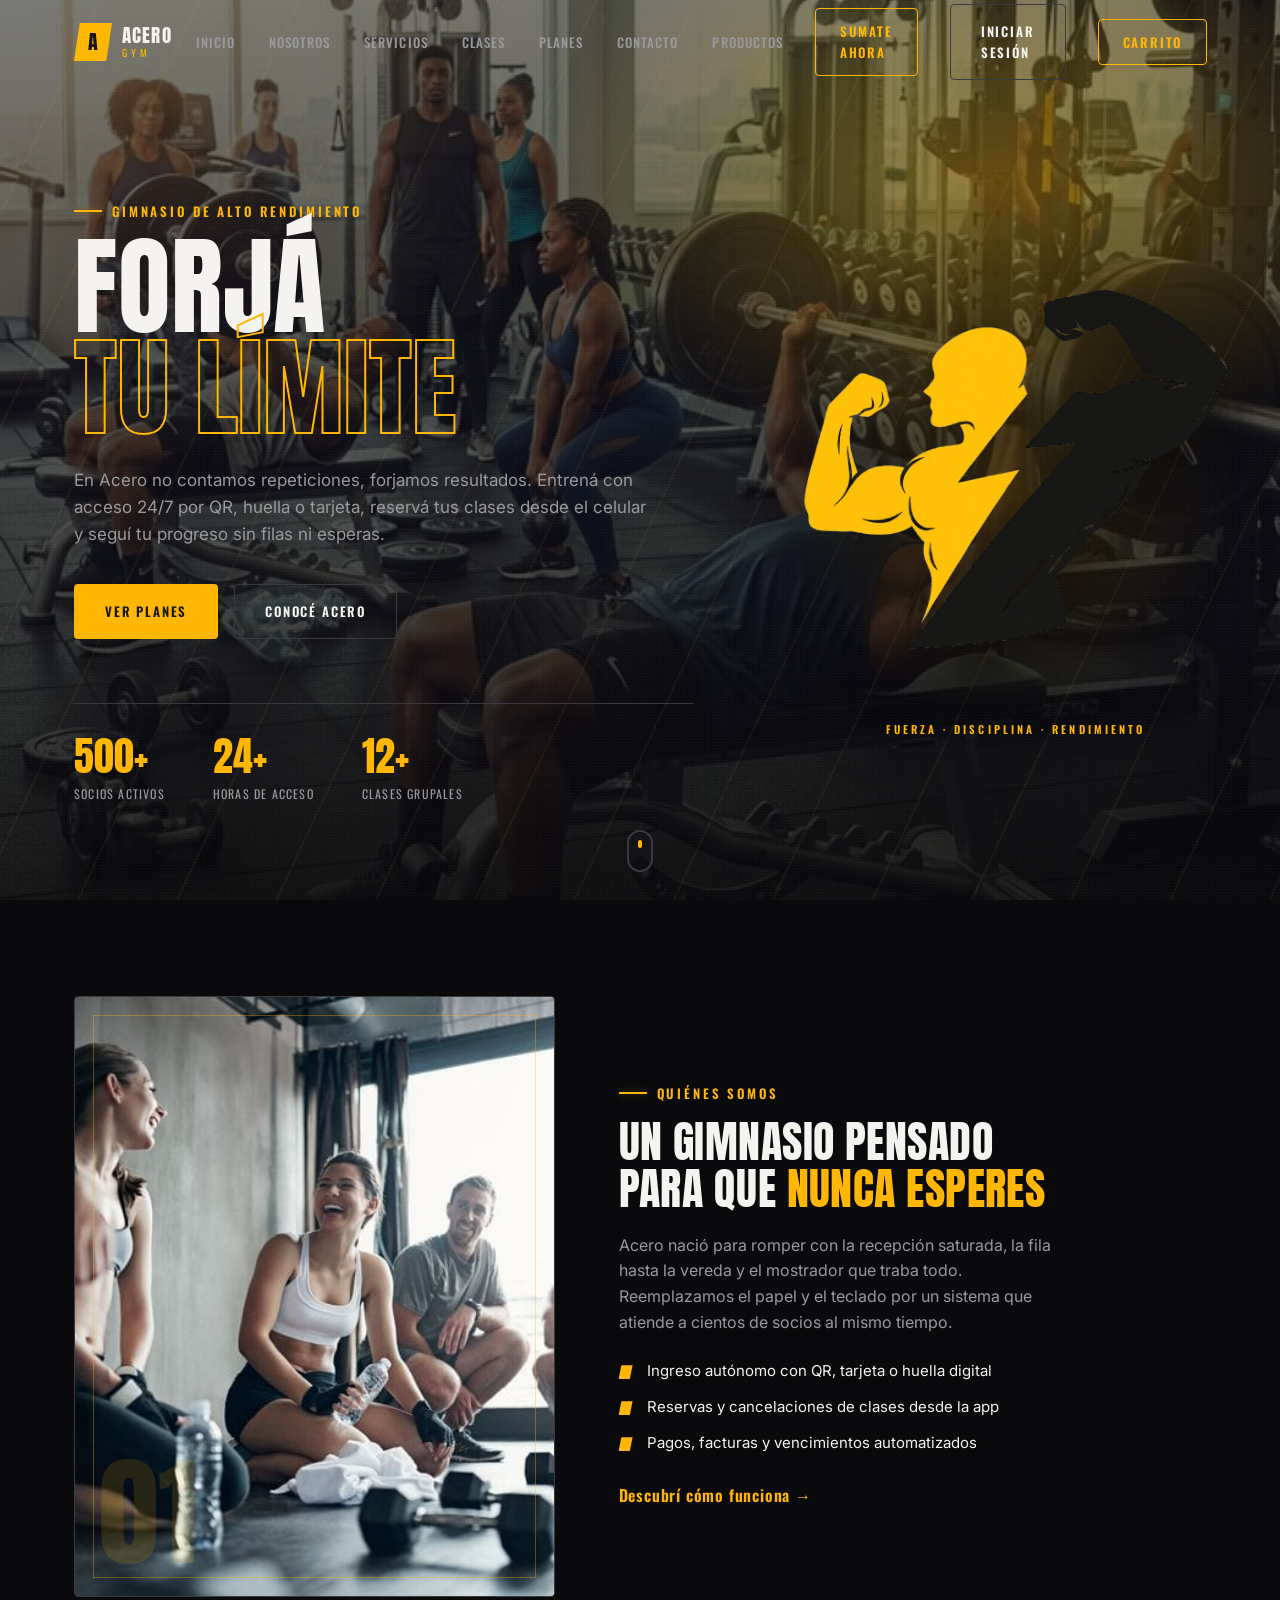
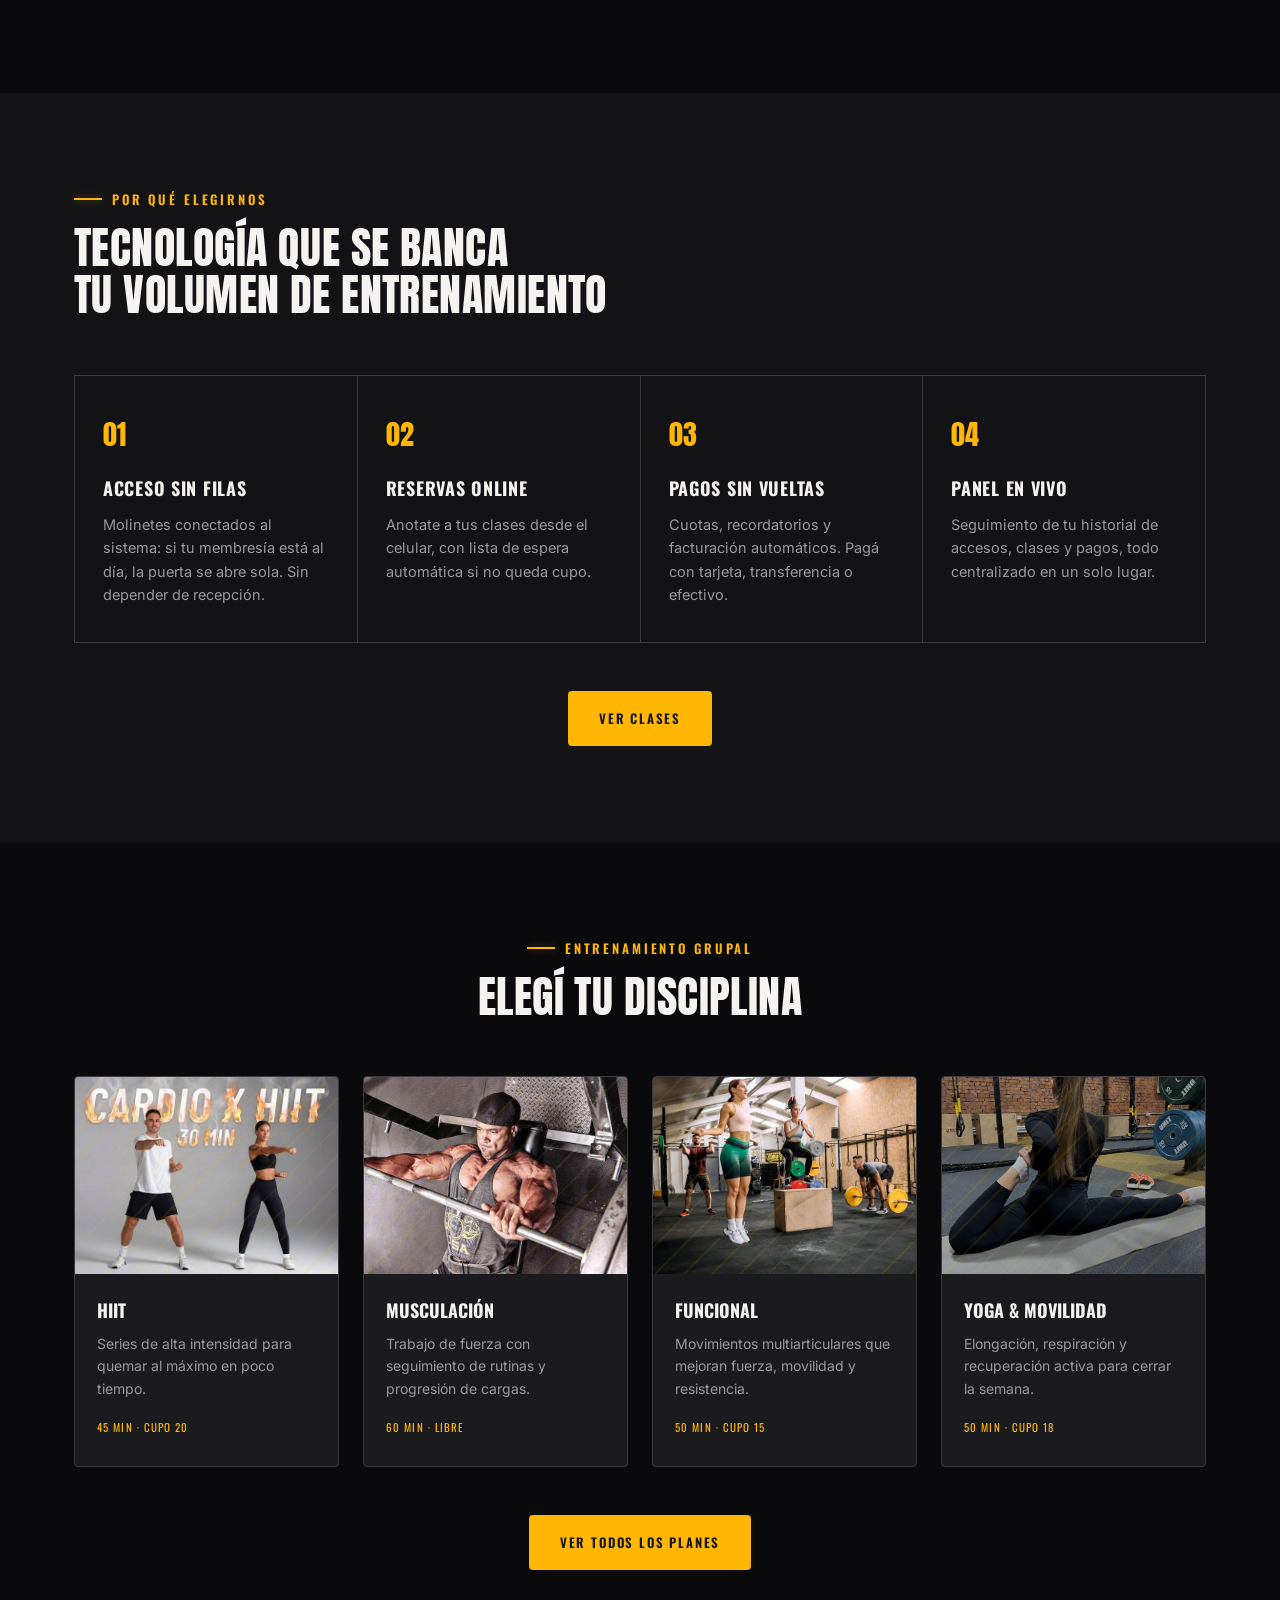
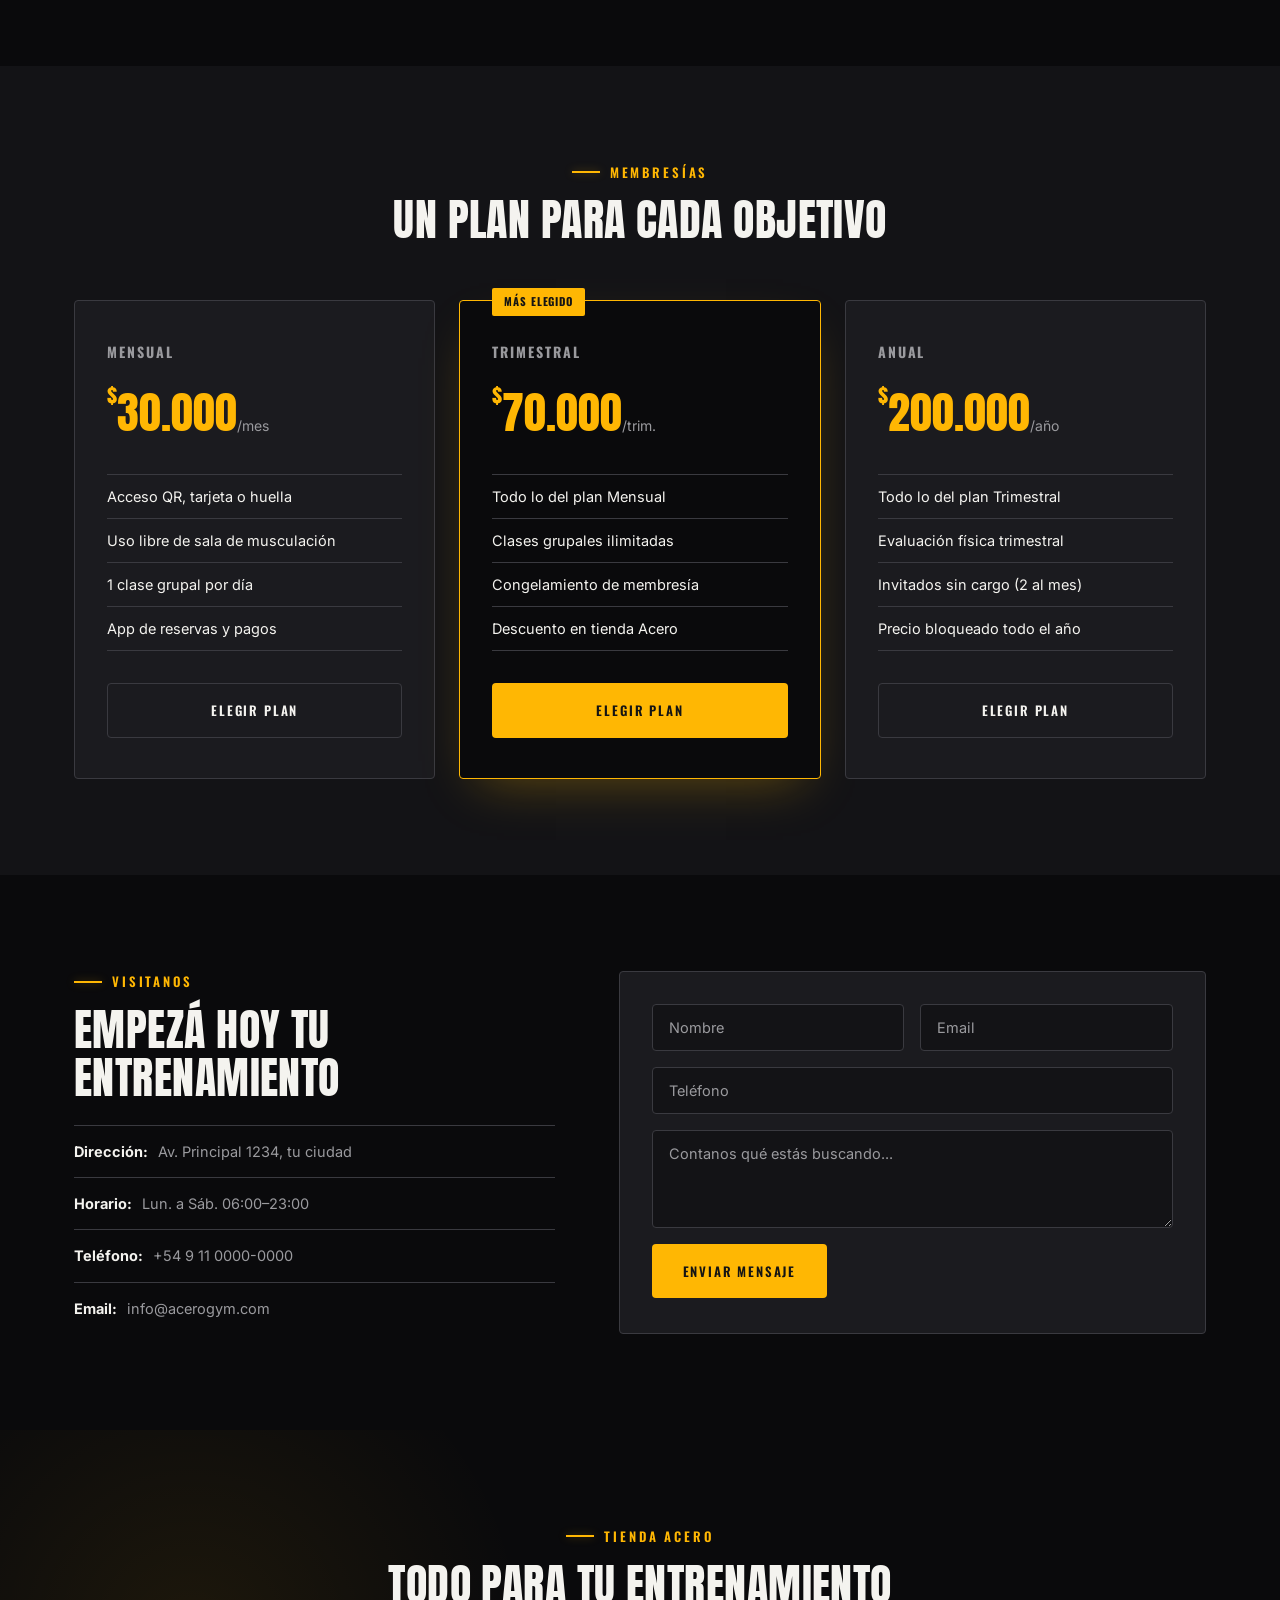
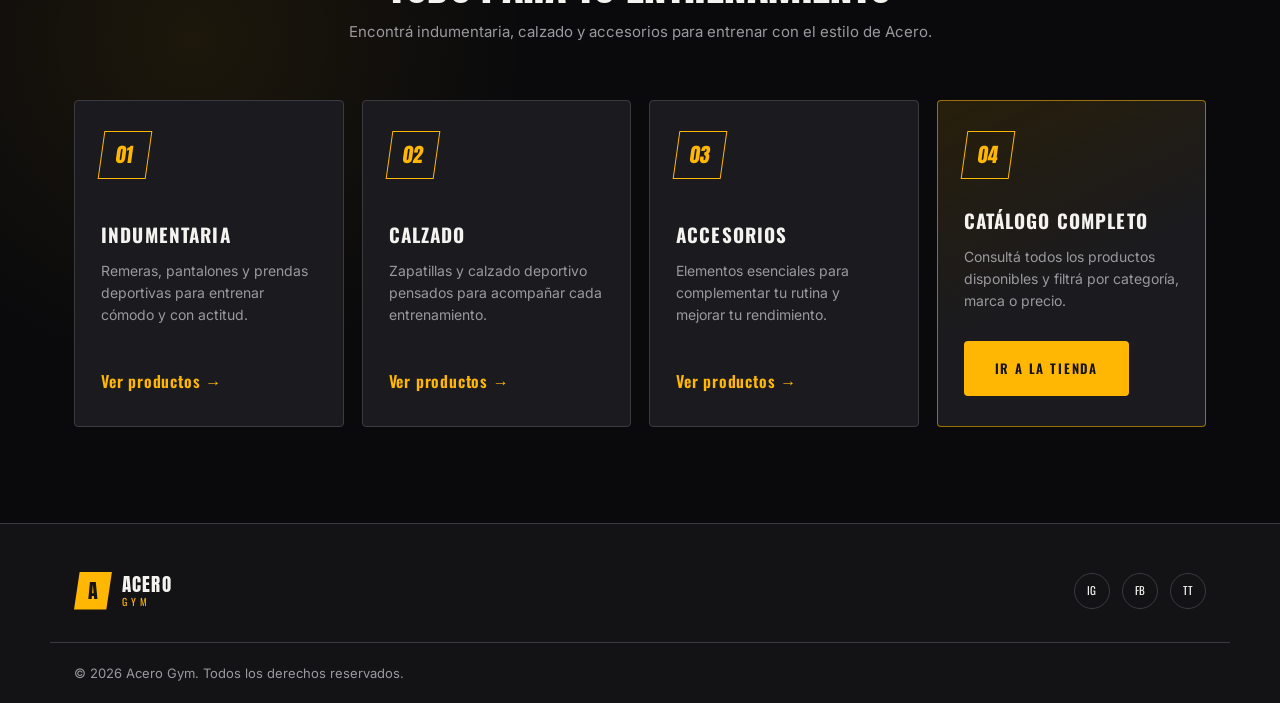
<file: acero7/index.html>
<!DOCTYPE html>
<html lang="es">
<head>
<meta charset="UTF-8">
<meta name="viewport" content="width=device-width, initial-scale=1.0">
<title>ACERO | Gimnasio de Alto Rendimiento</title>
<link rel="preconnect" href="https://fonts.googleapis.com">
<link href="https://fonts.googleapis.com/css2?family=Anton&family=Inter:wght@400;500;600;700;800&family=Oswald:wght@500;600;700&display=swap" rel="stylesheet">
<link rel="stylesheet" href="index.css">
</head>
<body>

<!-- ===== HEADER ===== -->
<header class="header" id="header">
  <div class="container header__row">
    <a href="index.php" class="logo">
      <span class="logo__mark">A</span>
      <span class="logo__text">ACERO<span class="logo__sub">GYM</span></span>
    </a>

    <nav class="nav" id="nav">
      <a href="index.php" class="nav__link is-active">Inicio</a>
      <a href="nosotros.php" class="nav__link">Nosotros</a>
      <a href="servicios.php" class="nav__link">Servicios</a>
      <a href="clases.php" class="nav__link">Clases</a>
      <a href="planes.php" class="nav__link">Planes</a>
      <a href="contacto.php" class="nav__link">Contacto</a>
      <a href="productos.php" class="nav__link">Productos</a>
    </nav>

    <a href="planes.php" class="btn btn--ghost header__cta">Sumate ahora</a>
    <a href="index.php?action=login" class="btn btn--outline header__cta">Iniciar sesión</a>
    <a href="carrito.php" class="btn btn--ghost header__cta">CARRITO</a>

    <button class="burger" id="burger" aria-label="Abrir menú">
      <span></span><span></span><span></span>
    </button>
  </div>
</header>

<!-- ===== HERO ===== -->
<section class="hero" id="inicio">
  <div class="hero__bg-photo" aria-hidden="true"><img src="img/hero-fondo.jpg" alt=""></div>
  <div class="hero__bg" aria-hidden="true"></div>
  <div class="hero__grain" aria-hidden="true"></div>

  <div class="container hero__grid">
    <div class="hero__content">
      <p class="eyebrow"><span class="eyebrow__dash"></span>Gimnasio de alto rendimiento</p>
      <h1 class="hero__title">
        FORJÁ<br>
        <span class="hero__title--outline">TU LÍMITE</span>
      </h1>
      <p class="hero__text">
        En Acero no contamos repeticiones, forjamos resultados. Entrená con
        acceso 24/7 por QR, huella o tarjeta, reservá tus clases desde el
        celular y seguí tu progreso sin filas ni esperas.
      </p>
      <div class="hero__actions">
        <a href="#planes" class="btn btn--solid">Ver planes</a>
        <a href="#nosotros" class="btn btn--outline">Conocé Acero</a>
      </div>

      <div class="hero__stats">
        <div class="stat">
          <span class="stat__num" data-count="500">0</span>
          <span class="stat__label">Socios activos</span>
        </div>
        <div class="stat">
          <span class="stat__num" data-count="24">0</span>
          <span class="stat__label">Horas de acceso</span>
        </div>
        <div class="stat">
          <span class="stat__num" data-count="12">0</span>
          <span class="stat__label">Clases grupales</span>
        </div>
      </div>
    </div>

    <div class="hero__brand" aria-label="Acero Gym">
      <div class="hero__brand-glow"></div>
      <img src="logo-acero.png" alt="Logo Acero Gym" class="hero__brand-logo">
      <p class="hero__brand-caption">FUERZA · DISCIPLINA · RENDIMIENTO</p>
    </div>
  </div>

  <a href="#nosotros" class="scroll-cue" aria-label="Bajar">
    <span></span>
  </a>
</section>

<!-- ===== NOSOTROS / OVERVIEW ===== -->
<section class="section page-section" id="nosotros">
  <div class="container split">
    <div class="split__media">
      <div class="media-frame">
        <img src="img/nosotros.jpg" alt="Socios entrenando en Acero Gym" class="media-frame__photo">
        <div class="media-frame__plate">01</div>
      </div>
    </div>

    <div class="split__content">
      <p class="eyebrow"><span class="eyebrow__dash"></span>Quiénes somos</p>
      <h2 class="h2">Un gimnasio pensado<br>para que <em>nunca esperes</em></h2>
      <p class="p-lead">
        Acero nació para romper con la recepción saturada, la fila hasta la
        vereda y el mostrador que traba todo. Reemplazamos el papel y el
        teclado por un sistema que atiende a cientos de socios al mismo
        tiempo.
      </p>
      <ul class="checklist">
        <li>Ingreso autónomo con QR, tarjeta o huella digital</li>
        <li>Reservas y cancelaciones de clases desde la app</li>
        <li>Pagos, facturas y vencimientos automatizados</li>
      </ul>
      <a href="#servicios" class="link-arrow">Descubrí cómo funciona →</a>
    </div>
  </div>
</section>

<!-- ===== SERVICIOS / POR QUÉ ACERO ===== -->
<section class="section section--dark page-section" id="servicios">
  <div class="container">
    <div class="section__head">
      <p class="eyebrow eyebrow--light"><span class="eyebrow__dash"></span>Por qué elegirnos</p>
      <h2 class="h2 h2--light">Tecnología que se banca<br>tu volumen de entrenamiento</h2>
    </div>

    <div class="feature-grid">
      <article class="feature-card">
        <div class="feature-card__num">01</div>
        <h3>Acceso sin filas</h3>
        <p>Molinetes conectados al sistema: si tu membresía está al día, la
        puerta se abre sola. Sin depender de recepción.</p>
      </article>

      <article class="feature-card">
        <div class="feature-card__num">02</div>
        <h3>Reservas online</h3>
        <p>Anotate a tus clases desde el celular, con lista de espera
        automática si no queda cupo.</p>
      </article>

      <article class="feature-card">
        <div class="feature-card__num">03</div>
        <h3>Pagos sin vueltas</h3>
        <p>Cuotas, recordatorios y facturación automáticos. Pagá con
        tarjeta, transferencia o efectivo.</p>
      </article>

      <article class="feature-card">
        <div class="feature-card__num">04</div>
        <h3>Panel en vivo</h3>
        <p>Seguimiento de tu historial de accesos, clases y pagos, todo
        centralizado en un solo lugar.</p>
      </article>
    </div>

    <div class="center-cta">
      <a href="#clases" class="btn btn--solid">Ver clases</a>
    </div>
  </div>
</section>

<!-- ===== CLASES ===== -->
<section class="section page-section" id="clases">
  <div class="container">
    <div class="section__head section__head--center">
      <p class="eyebrow"><span class="eyebrow__dash"></span>Entrenamiento grupal</p>
      <h2 class="h2">Elegí tu disciplina</h2>
    </div>

    <div class="class-grid">
      <article class="class-card">
        <div class="class-card__img class-card__img--hiit"><img src="img/clase-hiit.jpg" alt="Clase de HIIT en Acero Gym"></div>
        <div class="class-card__body">
          <h3>HIIT</h3>
          <p>Series de alta intensidad para quemar al máximo en poco tiempo.</p>
          <span class="class-card__meta">45 min · Cupo 20</span>
        </div>
      </article>

      <article class="class-card">
        <div class="class-card__img class-card__img--musc"><img src="img/clase-musculacion.jpg" alt="Clase de musculación en Acero Gym"></div>
        <div class="class-card__body">
          <h3>Musculación</h3>
          <p>Trabajo de fuerza con seguimiento de rutinas y progresión de cargas.</p>
          <span class="class-card__meta">60 min · Libre</span>
        </div>
      </article>

      <article class="class-card">
        <div class="class-card__img class-card__img--func"><img src="img/clase-funcional.jpg" alt="Clase funcional en Acero Gym"></div>
        <div class="class-card__body">
          <h3>Funcional</h3>
          <p>Movimientos multiarticulares que mejoran fuerza, movilidad y resistencia.</p>
          <span class="class-card__meta">50 min · Cupo 15</span>
        </div>
      </article>

      <article class="class-card">
        <div class="class-card__img class-card__img--yoga"><img src="img/clase-yoga.jpg" alt="Clase de yoga y movilidad en Acero Gym"></div>
        <div class="class-card__body">
          <h3>Yoga &amp; Movilidad</h3>
          <p>Elongación, respiración y recuperación activa para cerrar la semana.</p>
          <span class="class-card__meta">50 min · Cupo 18</span>
        </div>
      </article>
    </div>

    <div class="center-cta">
      <a href="#planes" class="btn btn--solid">Ver todos los planes</a>
    </div>
  </div>
</section>

<!-- ===== PLANES ===== -->
<section class="section section--dark page-section" id="planes">
  <div class="container">
    <div class="section__head section__head--center">
      <p class="eyebrow eyebrow--light"><span class="eyebrow__dash"></span>Membresías</p>
      <h2 class="h2 h2--light">Un plan para cada objetivo</h2>
    </div>

    <div class="plan-grid">
      <article class="plan-card">
        <h3 class="plan-card__name">Mensual</h3>
        <p class="plan-card__price"><span>$</span>30.000<small>/mes</small></p>
        <ul class="plan-card__list">
          <li>Acceso QR, tarjeta o huella</li>
          <li>Uso libre de sala de musculación</li>
          <li>1 clase grupal por día</li>
          <li>App de reservas y pagos</li>
        </ul>
        <a href="#contacto" class="btn btn--outline plan-card__btn">Elegir plan</a>
      </article>

      <article class="plan-card plan-card--featured">
        <span class="plan-card__tag">Más elegido</span>
        <h3 class="plan-card__name">Trimestral</h3>
        <p class="plan-card__price"><span>$</span>70.000<small>/trim.</small></p>
        <ul class="plan-card__list">
          <li>Todo lo del plan Mensual</li>
          <li>Clases grupales ilimitadas</li>
          <li>Congelamiento de membresía</li>
          <li>Descuento en tienda Acero</li>
        </ul>
        <a href="#contacto" class="btn btn--solid plan-card__btn">Elegir plan</a>
      </article>

      <article class="plan-card">
        <h3 class="plan-card__name">Anual</h3>
        <p class="plan-card__price"><span>$</span>200.000<small>/año</small></p>
        <ul class="plan-card__list">
          <li>Todo lo del plan Trimestral</li>
          <li>Evaluación física trimestral</li>
          <li>Invitados sin cargo (2 al mes)</li>
          <li>Precio bloqueado todo el año</li>
        </ul>
        <a href="#contacto" class="btn btn--outline plan-card__btn">Elegir plan</a>
      </article>
    </div>
  </div>
</section>

<!-- ===== CONTACTO ===== -->
<section class="section page-section" id="contacto">
  <div class="container contact">
    <div class="contact__info">
      <p class="eyebrow"><span class="eyebrow__dash"></span>Visitanos</p>
      <h2 class="h2">Empezá hoy tu<br>entrenamiento</h2>
      <ul class="contact__list">
        <li><strong>Dirección:</strong> Av. Principal 1234, tu ciudad</li>
        <li><strong>Horario:</strong> Lun. a Sáb. 06:00–23:00</li>
        <li><strong>Teléfono:</strong> +54 9 11 0000-0000</li>
        <li><strong>Email:</strong> info@acerogym.com</li>
      </ul>
    </div>

    <form class="contact__form" id="contactForm">
      <div class="form-row">
        <input type="text" placeholder="Nombre" required>
        <input type="email" placeholder="Email" required>
      </div>
      <input type="tel" placeholder="Teléfono">
      <textarea rows="4" placeholder="Contanos qué estás buscando..."></textarea>
      <button type="submit" class="btn btn--solid">Enviar mensaje</button>
    </form>
  </div>
</section>

<!-- ===== PRODUCTOS ===== -->
<section class="section section--products page-section" id="productos">
  <div class="container">
    <div class="section__head section__head--center">
      <p class="eyebrow"><span class="eyebrow__dash"></span>Tienda Acero</p>
      <h2 class="h2">Todo para tu entrenamiento</h2>
      <p class="section__intro">Encontrá indumentaria, calzado y accesorios para entrenar con el estilo de Acero.</p>
    </div>

    <div class="product-grid">
      <article class="product-card">
        <div class="product-card__icon">01</div>
        <div>
          <h3>Indumentaria</h3>
          <p>Remeras, pantalones y prendas deportivas para entrenar cómodo y con actitud.</p>
        </div>
        <a href="Vistas/productos.php" class="link-arrow">Ver productos →</a>
      </article>

      <article class="product-card">
        <div class="product-card__icon">02</div>
        <div>
          <h3>Calzado</h3>
          <p>Zapatillas y calzado deportivo pensados para acompañar cada entrenamiento.</p>
        </div>
        <a href="Vistas/productos.php" class="link-arrow">Ver productos →</a>
      </article>

      <article class="product-card">
        <div class="product-card__icon">03</div>
        <div>
          <h3>Accesorios</h3>
          <p>Elementos esenciales para complementar tu rutina y mejorar tu rendimiento.</p>
        </div>
        <a href="Vistas/productos.php" class="link-arrow">Ver productos →</a>
      </article>

      <article class="product-card product-card--featured">
        <div class="product-card__icon">04</div>
        <div>
          <h3>Catálogo completo</h3>
          <p>Consultá todos los productos disponibles y filtrá por categoría, marca o precio.</p>
        </div>
        <a href="Vistas/productos.php" class="btn btn--solid">Ir a la tienda</a>
      </article>
    </div>
  </div>
</section>

<!-- ===== FOOTER ===== -->
<footer class="footer">
  <div class="container footer__row">
    <a href="index.php" class="logo logo--footer">
      <span class="logo__mark">A</span>
      <span class="logo__text">ACERO<span class="logo__sub">GYM</span></span>
    </a>


    <div class="footer__social">
      <a href="#" aria-label="Instagram">IG</a>
      <a href="#" aria-label="Facebook">FB</a>
      <a href="#" aria-label="TikTok">TT</a>
    </div>
  </div>
  <div class="container footer__bottom">
    <p>© 2026 Acero Gym. Todos los derechos reservados.</p>
  </div>
</footer>

<script src="script.js"></script>
</body>
</html>
</file>
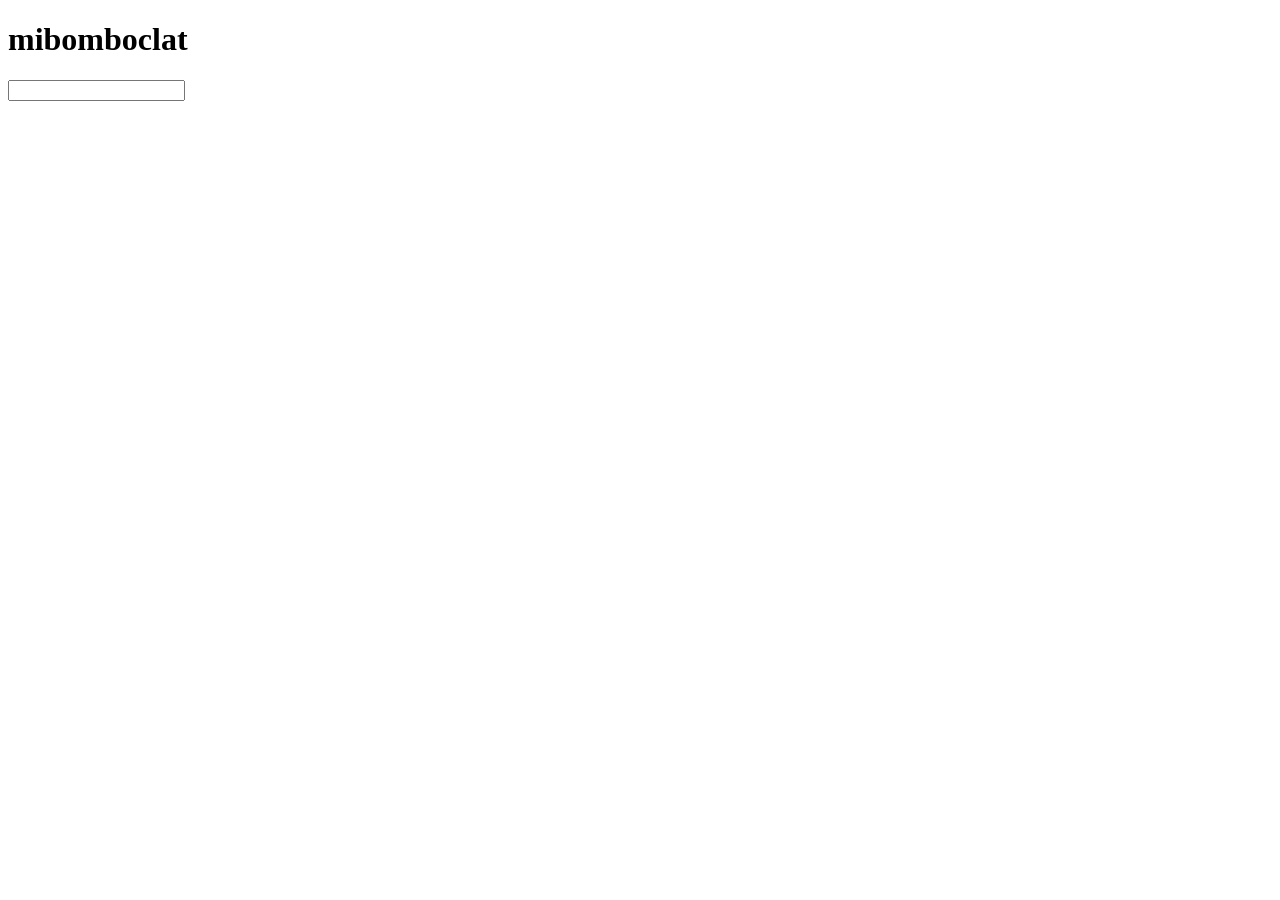
<file: Codificacion/1.html>
<!DOCTYPE html>
<html lang="en">
<head>
    <meta charset="UTF-8">
    <meta name="viewport" content="width=device-width, initial-scale=1.0">
    <title>Document</title>
</head>
<body>
    <h1>mibomboclat</h1>
    <form action="" method="post">
        <label for=""></label>
        <input type="text" name="" id="">
        <label for=""></label>
    </form>
</body>
</html>
</file>
<file: acero7/index.css>
/* =============================================
   ACERO GYM — tokens
   ============================================= */
:root{
  --bg:            #0a0a0c;
  --bg-alt:        #131316;
  --bg-card:       #1b1b1f;
  --steel:         #2c2c31;
  --steel-line:    #3a3a40;
  --amber:         #ffb703;
  --amber-dark:    #e09a00;
  --amber-glow:    rgba(255,183,3,.35);
  --text:          #f4f3ef;
  --text-muted:    #9a9a9e;

  --display: 'Anton', 'Oswald', sans-serif;
  --heading: 'Oswald', sans-serif;
  --body:    'Inter', sans-serif;

  --container: 1180px;
  --radius: 4px;
}

*,*::before,*::after{ box-sizing:border-box; }
html{ scroll-behavior:smooth; }
body{
  margin:0;
  background:var(--bg);
  color:var(--text);
  font-family:var(--body);
  line-height:1.6;
  -webkit-font-smoothing:antialiased;
}
img{ max-width:100%; display:block; }
a{ color:inherit; text-decoration:none; }
ul{ list-style:none; margin:0; padding:0; }
button{ font-family:inherit; cursor:pointer; }

.container{
  width:100%;
  max-width:var(--container);
  margin-inline:auto;
  padding-inline:24px;
}

/* focus visibility */
a:focus-visible, button:focus-visible, input:focus-visible, textarea:focus-visible{
  outline:2px solid var(--amber);
  outline-offset:3px;
}

@media (prefers-reduced-motion: reduce){
  *{ animation-duration:.001ms !important; transition-duration:.001ms !important; scroll-behavior:auto !important; }
}

/* =============================================
   Shared bits
   ============================================= */
.eyebrow{
  display:flex; align-items:center; gap:10px;
  font-family:var(--heading);
  font-size:13px;
  font-weight:600;
  letter-spacing:.22em;
  text-transform:uppercase;
  color:var(--amber);
  margin:0 0 14px;
}
.eyebrow--light{ color:var(--amber); }
.eyebrow__dash{
  width:28px; height:2px; background:var(--amber);
  box-shadow:0 0 8px var(--amber-glow);
}

.h2{
  font-family:var(--display);
  font-weight:400;
  font-size:clamp(28px, 4vw, 44px);
  line-height:1.08;
  text-transform:uppercase;
  letter-spacing:.01em;
  margin:0 0 20px;
  color:var(--text);
}
.h2--light{ color:var(--text); }
.h2 em{ font-style:normal; color:var(--amber); }

.p-lead{
  color:var(--text-muted);
  font-size:16px;
  max-width:46ch;
  margin:0 0 24px;
}

.section{ padding:96px 0; }
.section--dark{ background:var(--bg-alt); }
.section__head{ max-width:640px; margin-bottom:56px; }
.section__head--center{ margin-inline:auto; text-align:center; }
.section__head--center .eyebrow{ justify-content:center; }

.btn{
  display:inline-flex; align-items:center; justify-content:center;
  font-family:var(--heading);
  font-size:13px;
  font-weight:600;
  letter-spacing:.14em;
  text-transform:uppercase;
  padding:16px 30px;
  border-radius:var(--radius);
  border:1px solid transparent;
  transition:transform .18s ease, background .18s ease, color .18s ease, box-shadow .18s ease;
}
.btn--solid{
  background:var(--amber);
  color:#141414;
  box-shadow:0 0 0 rgba(255,183,3,0);
}
.btn--solid:hover{
  background:var(--amber-dark);
  transform:translateY(-2px);
  box-shadow:0 10px 24px -8px var(--amber-glow);
}
.btn--outline{
  border-color:var(--steel-line);
  color:var(--text);
}
.btn--outline:hover{
  border-color:var(--amber);
  color:var(--amber);
  transform:translateY(-2px);
}
.btn--ghost{
  border-color:var(--amber);
  color:var(--amber);
  padding:12px 24px;
}
.btn--ghost:hover{ background:var(--amber); color:#141414; }

.link-arrow{
  display:inline-block;
  font-family:var(--heading);
  font-weight:600;
  letter-spacing:.05em;
  color:var(--amber);
  border-bottom:1px solid transparent;
  transition:border-color .18s ease;
}
.link-arrow:hover{ border-color:var(--amber); }

.center-cta{ text-align:center; margin-top:48px; }

/* =============================================
   Header
   ============================================= */
.header{
  position:fixed; inset-inline:0; top:0; z-index:100;
  background:rgba(10,10,12,0);
  border-bottom:1px solid transparent;
  transition:background .25s ease, border-color .25s ease;
}
.header.is-scrolled{
  background:rgba(10,10,12,.92);
  backdrop-filter:blur(10px);
  border-bottom-color:var(--steel-line);
}
.header__row{
  display:flex; align-items:center; gap:24px;
  height:84px;
}
.logo{ display:flex; align-items:center; gap:10px; margin-right:auto; }
.logo__mark{
  display:grid; place-items:center;
  width:38px; height:38px;
  background:var(--amber);
  color:#141414;
  font-family:var(--display);
  font-size:20px;
  clip-path:polygon(15% 0,100% 0,85% 100%,0 100%);
}
.logo__text{
  font-family:var(--display);
  font-size:19px;
  letter-spacing:.06em;
  line-height:1;
}
.logo__sub{
  display:block;
  font-family:var(--heading);
  font-size:10px;
  letter-spacing:.4em;
  color:var(--amber);
  margin-top:3px;
}

.nav{ display:flex; align-items:center; gap:34px; }
.nav__link{
  position:relative;
  font-family:var(--heading);
  font-size:13px;
  font-weight:500;
  letter-spacing:.08em;
  text-transform:uppercase;
  color:var(--text-muted);
  padding:6px 0;
  transition:color .18s ease;
}
.nav__link::after{
  content:"";
  position:absolute; left:0; bottom:0;
  width:0; height:2px;
  background:var(--amber);
  transition:width .2s ease;
}
.nav__link:hover,
.nav__link.is-active{ color:var(--text); }
.nav__link:hover::after,
.nav__link.is-active::after{ width:100%; }

.header__cta{ margin-left:8px; }

.burger{
  display:none;
  flex-direction:column; gap:5px;
  background:none; border:0; padding:8px;
}
.burger span{
  width:22px; height:2px; background:var(--text);
  transition:transform .2s ease, opacity .2s ease;
}
.burger.is-open span:nth-child(1){ transform:translateY(7px) rotate(45deg); }
.burger.is-open span:nth-child(2){ opacity:0; }
.burger.is-open span:nth-child(3){ transform:translateY(-7px) rotate(-45deg); }

/* =============================================
   Hero
   ============================================= */
.hero{
  position:relative;
  min-height:100vh;
  display:flex; align-items:center;
  overflow:hidden;
  padding-top:84px;
}
.hero__bg-photo{
  position:absolute; inset:0; z-index:0;
  overflow:hidden;
}
.hero__bg-photo img{
  width:100%; height:100%;
  object-fit:cover;
  object-position:center;
}
.hero__bg{
  position:absolute; inset:0; z-index:0;
  background:
    radial-gradient(ellipse 60% 55% at 78% 20%, var(--amber-glow), transparent 60%),
    linear-gradient(180deg, rgba(10,10,12,.55) 0%, rgba(14,14,17,.72) 60%, rgba(10,10,12,.88) 100%);
}
.hero__bg::after{
  content:"";
  position:absolute; inset:0;
  background-image:
    repeating-linear-gradient(115deg, rgba(255,183,3,.05) 0 2px, transparent 2px 90px);
  mix-blend-mode:screen;
}
.hero__grain{
  position:absolute; inset:0; z-index:1;
  background-image:radial-gradient(rgba(255,255,255,.035) 1px, transparent 1px);
  background-size:3px 3px;
  pointer-events:none;
}
.hero__grid{
  position:relative; z-index:2;
  display:grid;
  grid-template-columns:minmax(0, 1.15fr) minmax(360px, .85fr);
  align-items:center;
  gap:56px;
}
.hero__content{ max-width:760px; padding-block:80px 60px; }
.hero__brand{
  position:relative;
  min-height:600px;
  display:flex;
  flex-direction:column;
  align-items:center;
  justify-content:center;
  justify-self:center;
  width:min(100%, 580px);
  transform:translateX(38px);
}
.hero__brand-glow{
  position:absolute;
  width:460px; height:460px;
  border-radius:50%;
  background:radial-gradient(circle, rgba(255,183,3,.22) 0%, rgba(255,183,3,.08) 34%, transparent 70%);
  filter:blur(8px);
  animation:glowPulse 4s ease-in-out infinite;
}
.hero__brand-logo{
  position:relative;
  z-index:1;
  width:min(100%, 560px);
  height:auto;
  object-fit:contain;
  filter:drop-shadow(0 20px 35px rgba(0,0,0,.5)) drop-shadow(0 0 0 rgba(255,183,3,0));
  animation:brandFloat 5s ease-in-out infinite, brandGlowShadow 4s ease-in-out infinite;
  will-change:transform, filter;
}
.hero__brand-caption{
  position:relative;
  z-index:1;
  margin:18px 0 0;
  font-family:var(--heading);
  font-size:11px;
  font-weight:600;
  letter-spacing:.28em;
  color:var(--amber);
  text-align:center;
}
@keyframes brandFloat{
  0%,100%{ transform:translateY(0) rotate(0deg) scale(1); }
  50%{ transform:translateY(-14px) rotate(1.2deg) scale(1.015); }
}
@keyframes brandGlowShadow{
  0%,100%{ filter:drop-shadow(0 20px 35px rgba(0,0,0,.5)) drop-shadow(0 0 18px rgba(255,183,3,.15)); }
  50%{ filter:drop-shadow(0 26px 45px rgba(0,0,0,.55)) drop-shadow(0 0 42px rgba(255,183,3,.4)); }
}
@keyframes glowPulse{
  0%,100%{ transform:scale(1); opacity:.85; }
  50%{ transform:scale(1.12); opacity:1; }
}

.hero__title{
  font-family:var(--display);
  font-weight:400;
  text-transform:uppercase;
  font-size:clamp(52px, 9vw, 108px);
  line-height:.94;
  letter-spacing:.005em;
  margin:0 0 28px;
  color:var(--text);
}
.hero__title--outline{
  color:transparent;
  -webkit-text-stroke:2px var(--amber);
}
.hero__text{
  font-size:17px;
  color:var(--text-muted);
  max-width:52ch;
  margin:0 0 36px;
}
.hero__actions{ display:flex; gap:16px; flex-wrap:wrap; margin-bottom:64px; }

.hero__stats{
  display:flex; gap:48px; flex-wrap:wrap;
  padding-top:32px;
  border-top:1px solid var(--steel-line);
}
.stat{ display:flex; flex-direction:column; }
.stat__num{
  font-family:var(--display);
  font-size:40px;
  color:var(--amber);
  line-height:1;
}
.stat__num::after{ content:"+"; }
.stat__label{
  margin-top:8px;
  font-family:var(--heading);
  font-size:12px;
  letter-spacing:.1em;
  text-transform:uppercase;
  color:var(--text-muted);
}

.scroll-cue{
  position:absolute; left:50%; bottom:28px; z-index:2;
  transform:translateX(-50%);
  width:26px; height:42px;
  border:2px solid var(--steel-line);
  border-radius:20px;
}
.scroll-cue span{
  position:absolute; top:8px; left:50%;
  width:4px; height:8px;
  background:var(--amber);
  border-radius:2px;
  transform:translateX(-50%);
  animation:scrollcue 1.8s ease infinite;
}
@keyframes scrollcue{
  0%{ opacity:1; top:8px; }
  70%{ opacity:0; top:22px; }
  100%{ opacity:0; top:8px; }
}

/* =============================================
   Split (Nosotros)
   ============================================= */
.split{
  display:grid;
  grid-template-columns:.9fr 1.1fr;
  gap:64px;
  align-items:center;
}
.media-frame{
  position:relative;
  aspect-ratio:4/5;
  background:
    linear-gradient(160deg, var(--steel) 0%, var(--bg-card) 100%);
  border:1px solid var(--steel-line);
  border-radius:var(--radius);
  overflow:hidden;
}
.media-frame::before{
  content:"";
  position:absolute; inset:0;
  background-image:
    repeating-linear-gradient(45deg, rgba(255,183,3,.06) 0 1px, transparent 1px 14px);
}
.media-frame::after{
  content:"";
  position:absolute; inset:18px;
  border:1px solid rgba(255,183,3,.35);
}
.media-frame__photo{
  position:absolute; inset:0;
  width:100%; height:100%;
  object-fit:cover;
  object-position:center;
  z-index:0;
}
.media-frame__plate{
  position:absolute; left:24px; bottom:24px;
  z-index:2;
  font-family:var(--display);
  font-size:120px;
  line-height:1;
  color:rgba(255,183,3,.14);
}
.checklist{ margin-bottom:28px; }
.checklist li{
  position:relative;
  padding-left:28px;
  margin-bottom:12px;
  color:var(--text);
  font-size:15px;
}
.checklist li::before{
  content:"";
  position:absolute; left:0; top:6px;
  width:14px; height:14px;
  background:var(--amber);
  clip-path:polygon(20% 0,100% 0,80% 100%,0 100%);
}

/* =============================================
   Feature grid
   ============================================= */
.feature-grid{
  display:grid;
  grid-template-columns:repeat(4, 1fr);
  gap:1px;
  background:var(--steel-line);
  border:1px solid var(--steel-line);
}
.feature-card{
  background:var(--bg-alt);
  padding:36px 28px;
  transition:background .2s ease;
}
.feature-card:hover{ background:var(--bg-card); }
.feature-card__num{
  font-family:var(--display);
  font-size:28px;
  color:var(--amber);
  margin-bottom:18px;
}
.feature-card h3{
  font-family:var(--heading);
  font-size:18px;
  text-transform:uppercase;
  letter-spacing:.04em;
  margin:0 0 10px;
}
.feature-card p{
  color:var(--text-muted);
  font-size:14.5px;
  margin:0;
}

/* =============================================
   Classes
   ============================================= */
.class-grid{
  display:grid;
  grid-template-columns:repeat(4, 1fr);
  gap:24px;
}
.class-card{
  background:var(--bg-card);
  border:1px solid var(--steel-line);
  border-radius:var(--radius);
  overflow:hidden;
  transition:transform .2s ease, border-color .2s ease;
}
.class-card:hover{
  transform:translateY(-6px);
  border-color:var(--amber);
}
.class-card__img{
  aspect-ratio:4/3;
  background:linear-gradient(155deg, var(--steel), var(--bg-alt));
  position:relative;
  overflow:hidden;
}
.class-card__img img{
  width:100%; height:100%;
  object-fit:cover;
  object-position:center;
  position:relative; z-index:0;
}
.class-card__img::after{
  content:"";
  position:absolute; inset:0; z-index:1;
  background-image:repeating-linear-gradient(135deg, rgba(255,183,3,.08) 0 2px, transparent 2px 20px);
}
.class-card__body{ padding:22px 22px 26px; }
.class-card__body h3{
  font-family:var(--heading);
  font-size:18px;
  text-transform:uppercase;
  margin:0 0 8px;
}
.class-card__body p{
  color:var(--text-muted);
  font-size:14px;
  margin:0 0 14px;
}
.class-card__meta{
  font-family:var(--heading);
  font-size:11px;
  letter-spacing:.1em;
  text-transform:uppercase;
  color:var(--amber);
}

/* =============================================
   Plans
   ============================================= */
.plan-grid{
  display:grid;
  grid-template-columns:repeat(3, 1fr);
  gap:24px;
}
.plan-card{
  position:relative;
  background:var(--bg-card);
  border:1px solid var(--steel-line);
  border-radius:var(--radius);
  padding:40px 32px;
}
.plan-card--featured{
  background:var(--bg);
  border-color:var(--amber);
  box-shadow:0 20px 50px -20px var(--amber-glow);
}
.plan-card__tag{
  position:absolute; top:-13px; left:32px;
  background:var(--amber);
  color:#141414;
  font-family:var(--heading);
  font-size:11px;
  font-weight:700;
  letter-spacing:.08em;
  text-transform:uppercase;
  padding:5px 12px;
  border-radius:2px;
}
.plan-card__name{
  font-family:var(--heading);
  font-size:14px;
  letter-spacing:.14em;
  text-transform:uppercase;
  color:var(--text-muted);
  margin:0 0 14px;
}
.plan-card__price{
  font-family:var(--display);
  font-size:44px;
  color:var(--amber);
  margin:0 0 26px;
}
.plan-card__price span{ font-size:22px; vertical-align:top; }
.plan-card__price small{
  font-family:var(--body);
  font-size:14px;
  color:var(--text-muted);
  font-weight:400;
}
.plan-card__list{ margin-bottom:32px; }
.plan-card__list li{
  padding:10px 0;
  border-top:1px solid var(--steel-line);
  font-size:14.5px;
  color:var(--text);
}
.plan-card__list li:last-child{ border-bottom:1px solid var(--steel-line); }
.plan-card__btn{ width:100%; }

/* =============================================
   Products
   ============================================= */
.section--products{
  background:
    radial-gradient(circle at 15% 30%, rgba(255,183,3,.08), transparent 28%),
    var(--bg);
}
.section__intro{
  max-width:620px;
  margin:-8px auto 0;
  color:var(--text-muted);
  font-size:15px;
}
.product-grid{
  display:grid;
  grid-template-columns:repeat(4, 1fr);
  gap:18px;
}
.product-card{
  min-height:280px;
  display:flex;
  flex-direction:column;
  justify-content:space-between;
  padding:30px 26px;
  background:var(--bg-card);
  border:1px solid var(--steel-line);
  border-radius:var(--radius);
  transition:transform .2s ease, border-color .2s ease, box-shadow .2s ease;
}
.product-card:hover{
  transform:translateY(-6px);
  border-color:var(--amber);
  box-shadow:0 18px 35px -22px var(--amber-glow);
}
.product-card--featured{
  background:linear-gradient(155deg, rgba(255,183,3,.12), var(--bg-card) 55%);
  border-color:rgba(255,183,3,.55);
}
.product-card__icon{
  width:48px; height:48px;
  display:grid; place-items:center;
  margin-bottom:26px;
  border:1px solid var(--amber);
  color:var(--amber);
  font-family:var(--display);
  font-size:20px;
  transform:skew(-8deg);
}
.product-card h3{
  font-family:var(--heading);
  font-size:19px;
  text-transform:uppercase;
  letter-spacing:.06em;
  margin:0 0 10px;
}
.product-card p{
  color:var(--text-muted);
  font-size:14px;
  margin:0;
}
.product-card .link-arrow,
.product-card .btn{ margin-top:28px; align-self:flex-start; }

/* =============================================
   Contact
   ============================================= */
.contact{
  display:grid;
  grid-template-columns:.9fr 1.1fr;
  gap:64px;
}
.contact__list{ margin-top:24px; }
.contact__list li{
  padding:14px 0;
  border-top:1px solid var(--steel-line);
  color:var(--text-muted);
  font-size:14.5px;
}
.contact__list li strong{ color:var(--text); margin-right:6px; }

.contact__form{
  display:flex; flex-direction:column; gap:16px;
  background:var(--bg-card);
  border:1px solid var(--steel-line);
  border-radius:var(--radius);
  padding:32px;
}
.form-row{ display:grid; grid-template-columns:1fr 1fr; gap:16px; }
.contact__form input,
.contact__form textarea{
  width:100%;
  background:var(--bg-alt);
  border:1px solid var(--steel-line);
  border-radius:var(--radius);
  padding:14px 16px;
  color:var(--text);
  font-family:var(--body);
  font-size:14.5px;
  resize:vertical;
}
.contact__form input::placeholder,
.contact__form textarea::placeholder{ color:var(--text-muted); }
.contact__form input:focus,
.contact__form textarea:focus{ border-color:var(--amber); outline:none; }
.contact__form .btn{ align-self:flex-start; }

/* =============================================
   Footer
   ============================================= */
.footer{
  background:var(--bg-alt);
  border-top:1px solid var(--steel-line);
  padding-top:48px;
}
.footer__row{
  display:flex; align-items:center; justify-content:space-between;
  flex-wrap:wrap; gap:24px;
  padding-bottom:32px;
}
.logo--footer{ margin-right:0; }
.footer__nav{ display:flex; gap:26px; flex-wrap:wrap; }
.footer__nav a{
  font-family:var(--heading);
  font-size:13px;
  letter-spacing:.06em;
  text-transform:uppercase;
  color:var(--text-muted);
  transition:color .18s ease;
}
.footer__nav a:hover{ color:var(--amber); }
.footer__social{ display:flex; gap:12px; }
.footer__social a{
  display:grid; place-items:center;
  width:36px; height:36px;
  border:1px solid var(--steel-line);
  border-radius:50%;
  font-family:var(--heading);
  font-size:11px;
  letter-spacing:.02em;
  transition:border-color .18s ease, color .18s ease;
}
.footer__social a:hover{ border-color:var(--amber); color:var(--amber); }
.footer__bottom{
  border-top:1px solid var(--steel-line);
  padding-block:20px;
}
.footer__bottom p{
  margin:0;
  font-size:13px;
  color:var(--text-muted);
}

/* =============================================
   Reveal on scroll
   ============================================= */
.reveal{
  opacity:0;
  transform:translateY(24px);
  transition:opacity .6s ease, transform .6s ease;
}
.reveal.is-visible{ opacity:1; transform:translateY(0); }

/* =============================================
   Responsive
   ============================================= */
@media (max-width:960px){
  .hero__grid{ grid-template-columns:1fr; gap:0; }
  .hero__brand{ min-height:320px; width:100%; transform:none; margin-top:-20px; }
  .hero__brand-logo{ width:min(72vw, 340px); }
  .hero__brand-glow{ width:320px; height:320px; }
  .split, .contact{ grid-template-columns:1fr; }
  .split__media{ order:2; }
  .feature-grid{ grid-template-columns:repeat(2, 1fr); }
  .class-grid{ grid-template-columns:repeat(2, 1fr); }
  .plan-grid{ grid-template-columns:1fr; max-width:440px; margin-inline:auto; }
  .product-grid{ grid-template-columns:repeat(2, 1fr); }
}

@media (max-width:820px){
  .nav{
    position:fixed; top:84px; left:0; right:0;
    flex-direction:column; align-items:flex-start; gap:0;
    background:rgba(10,10,12,.98);
    backdrop-filter:blur(10px);
    border-bottom:1px solid var(--steel-line);
    max-height:0; overflow:hidden;
    transition:max-height .28s ease;
  }
  .nav.is-open{ max-height:400px; }
  .nav__link{
    width:100%; padding:16px 24px;
    border-top:1px solid var(--steel-line);
  }
  .nav__link::after{ display:none; }
  .header__cta{ display:none; }
  .burger{ display:flex; }
  .hero__stats{ gap:32px; }
}

@media (max-width:640px){
  .section{ padding:64px 0; }
  .hero__content{ padding-block:60px 20px; }
  .hero__brand{ min-height:280px; }
  .hero__brand-caption{ font-size:9px; letter-spacing:.18em; }
  .feature-grid{ grid-template-columns:1fr; }
  .class-grid{ grid-template-columns:1fr; }
  .form-row{ grid-template-columns:1fr; }
  .product-grid{ grid-template-columns:1fr; }
  .hero__actions{ flex-direction:column; align-items:flex-start; }
}
/* ===== TIENDA Y CARRITO ===== */
.shop-filters{display:grid;grid-template-columns:2fr 1fr 1fr 1fr auto;gap:12px;margin:30px 0;padding:18px;border:1px solid #ddd;background:#fff}
.shop-filters input,.shop-filters select{width:100%;padding:13px;border:1px solid #ccc;font:inherit}
.shop-result{margin-bottom:20px;font-weight:700}
.shop-grid{display:grid;grid-template-columns:repeat(3,1fr);gap:24px}
.shop-card{background:#fff;border:1px solid #ddd;overflow:hidden;display:flex;flex-direction:column;cursor:pointer;transition:transform .15s ease,box-shadow .15s ease}
.shop-card:hover,.shop-card:focus-visible{transform:translateY(-3px);box-shadow:0 12px 24px rgba(0,0,0,.35)}
.shop-card__desc{font-size:14px;color:#000000;line-height:1.5;margin:4px 0 10px;display:-webkit-box;-webkit-line-clamp:2;-webkit-box-orient:vertical;overflow:hidden}
.shop-card__form{display:inline-flex}
.shop-card__form .btn{position:relative;z-index:2}
.shop-card__image{height:270px;background:#f1f1f1;display:flex;align-items:center;justify-content:center;overflow:hidden}
.shop-card__image img{width:100%;height:100%;object-fit:cover}
.shop-no-image{font-family:Anton,sans-serif;font-size:40px;letter-spacing:2px}
.shop-card__body{padding:20px;display:flex;flex-direction:column;flex:1}
.shop-card__category{font-size:12px;font-weight:800;letter-spacing:1px;text-transform:uppercase;opacity:.6}
.shop-card__body h3{margin:7px 0;font-size:22px}
.shop-card__body p{line-height:1.5;margin:5px 0 10px}
.shop-card__brand{font-weight:700}
.shop-card__bottom{display:flex;justify-content:space-between;align-items:center;gap:12px;margin-top:auto;padding-top:18px}
.shop-card__bottom strong{font-size:22px}
.empty-shop,.cart-success{padding:40px;text-align:center;border:1px solid #ddd;background:#fff}
.cart-success{margin-bottom:25px}
.cart-page{max-width:1100px}
.cart-layout{display:grid;grid-template-columns:2fr 1fr;gap:25px;align-items:start}
.cart-items{display:flex;flex-direction:column;gap:14px}
.cart-item{display:grid;grid-template-columns:80px 1fr 90px 110px 70px;gap:16px;align-items:center;background:#fff;border:1px solid #ddd;padding:14px}
.cart-item__image{width:80px;height:80px;background:#eee;display:flex;align-items:center;justify-content:center;overflow:hidden;font-family:Anton;font-size:24px}
.cart-item__image img{width:100%;height:100%;object-fit:cover}
.cart-item__info>span{font-size:11px;font-weight:800;letter-spacing:1px;opacity:.6}
.cart-item__info h3{margin:4px 0}
.cart-item__info p{margin:0}
.cart-qty{width:70px;padding:9px;border:1px solid #bbb}
.cart-summary{background:#151515;color:#fff;padding:25px;position:sticky;top:110px}
.cart-summary h2{margin-top:0}
.cart-total{font-size:25px;font-weight:800;margin:25px 0}
.cart-summary .btn{display:block;width:100%;margin-top:10px;text-align:center}
.cart-clear{display:block;color:#fff;margin-top:18px;text-align:center}
.plan-cart-form{margin:0}
.plan-cart-form .btn{width:100%;cursor:pointer}
@media(max-width:900px){
 .shop-filters{grid-template-columns:1fr 1fr}
 .shop-grid{grid-template-columns:1fr 1fr}
 .cart-layout{grid-template-columns:1fr}
}
@media(max-width:600px){
 .shop-grid{grid-template-columns:1fr}
 .shop-filters{grid-template-columns:1fr}
 .cart-item{grid-template-columns:60px 1fr}
 .cart-item__image{width:60px;height:60px}
 .cart-item>div:nth-child(3),.cart-item>strong,.cart-item>a{grid-column:2}
}

/* ===== Carrito / Checkout / Compras ===== */
.cart-error,.cart-success{padding:18px 20px;border:1px solid rgba(255,255,255,.15);margin:20px 0;background:#f3f3f3;color:#111}
.checkout-grid{display:grid;grid-template-columns:minmax(0,1fr) 380px;gap:40px;align-items:start}
.checkout-form{display:grid;gap:18px;max-width:720px}.checkout-form label{display:grid;gap:8px;font-weight:700}.checkout-form input,.checkout-form select,.checkout-form textarea{width:100%;padding:13px 14px;border:1px solid #ccc;border-radius:6px;font:inherit;background:#fff}.checkout-form textarea{resize:vertical}.cart-summary{background:#111;color:#fff;padding:28px;border-radius:8px}.cart-summary p{display:flex;justify-content:space-between;gap:20px;align-items:center}.cart-summary hr{border:0;border-top:1px solid rgba(255,255,255,.2);margin:18px 0}.purchase-list{display:grid;gap:15px}.purchase-card{display:grid;grid-template-columns:1fr auto auto;gap:20px;align-items:center;padding:20px;border:1px solid #ddd;border-radius:8px}.purchase-card h3{margin:6px 0}.purchase-card small{font-weight:800}.purchase-detail{margin-top:35px;padding:25px;border:1px solid #ddd;border-radius:8px}.purchase-detail p{display:flex;justify-content:space-between;gap:20px}.plan-cart-form{margin-top:20px}
@media(max-width:800px){.checkout-grid{grid-template-columns:1fr}.purchase-card{grid-template-columns:1fr}.purchase-detail p{display:block}}

/* =============================================
   Modal de detalle de producto (tienda)
   ============================================= */
body.modal-open{overflow:hidden}
.product-modal{position:fixed;inset:0;z-index:1000;display:flex;align-items:center;justify-content:center;padding:20px}
.product-modal[hidden]{display:none}
.product-modal__overlay{position:absolute;inset:0;background:rgba(10,10,12,.85)}
.product-modal__box{
  position:relative;background:var(--bg-card,#1b1b1f);color:var(--text,#f4f3ef);
  width:100%;max-width:900px;max-height:88vh;overflow:auto;border-radius:8px;
  display:grid;grid-template-columns:1fr 1fr;border:1px solid var(--steel-line,#000000);
}
.product-modal__close{
  position:absolute;top:12px;right:12px;z-index:2;background:rgba(0,0,0,.4);color:#fff;
  border:1px solid rgba(0, 0, 0, 0.3);border-radius:50%;width:36px;height:36px;font-size:22px;
  line-height:1;display:flex;align-items:center;justify-content:center;
}
.product-modal__close:hover{background:var(--amber,#ffb703);color:#141414;border-color:var(--amber,#ffb703)}
.product-modal__image{background:#f1f1f1;display:flex;align-items:center;justify-content:center;min-height:280px}
.product-modal__image img{width:100%;height:100%;object-fit:cover}
.product-modal__info{padding:32px;display:flex;flex-direction:column;gap:10px}
.product-modal__info h2{margin:0;font-size:26px}
.product-modal__brand{font-weight:700;color:var(--amber,#ffb703);margin:0}
.product-modal__desc{color:var(--text-muted,#101010);line-height:1.6;margin:0}
.product-modal__features{margin:6px 0;padding-left:18px;display:grid;gap:6px}
.product-modal__features li{list-style:disc;color:var(--text,#f4f3ef)}
.product-modal__stock{font-size:14px;color:var(--text-muted,#050505);margin:0}
.product-modal__bottom{display:flex;align-items:center;justify-content:space-between;gap:16px;margin-top:auto;padding-top:16px;border-top:1px solid var(--steel-line,#3a3a40)}
.product-modal__bottom strong{font-size:26px}
@media(max-width:700px){
  .product-modal__box{grid-template-columns:1fr}
  .product-modal__image{min-height:220px}
}
</file>
